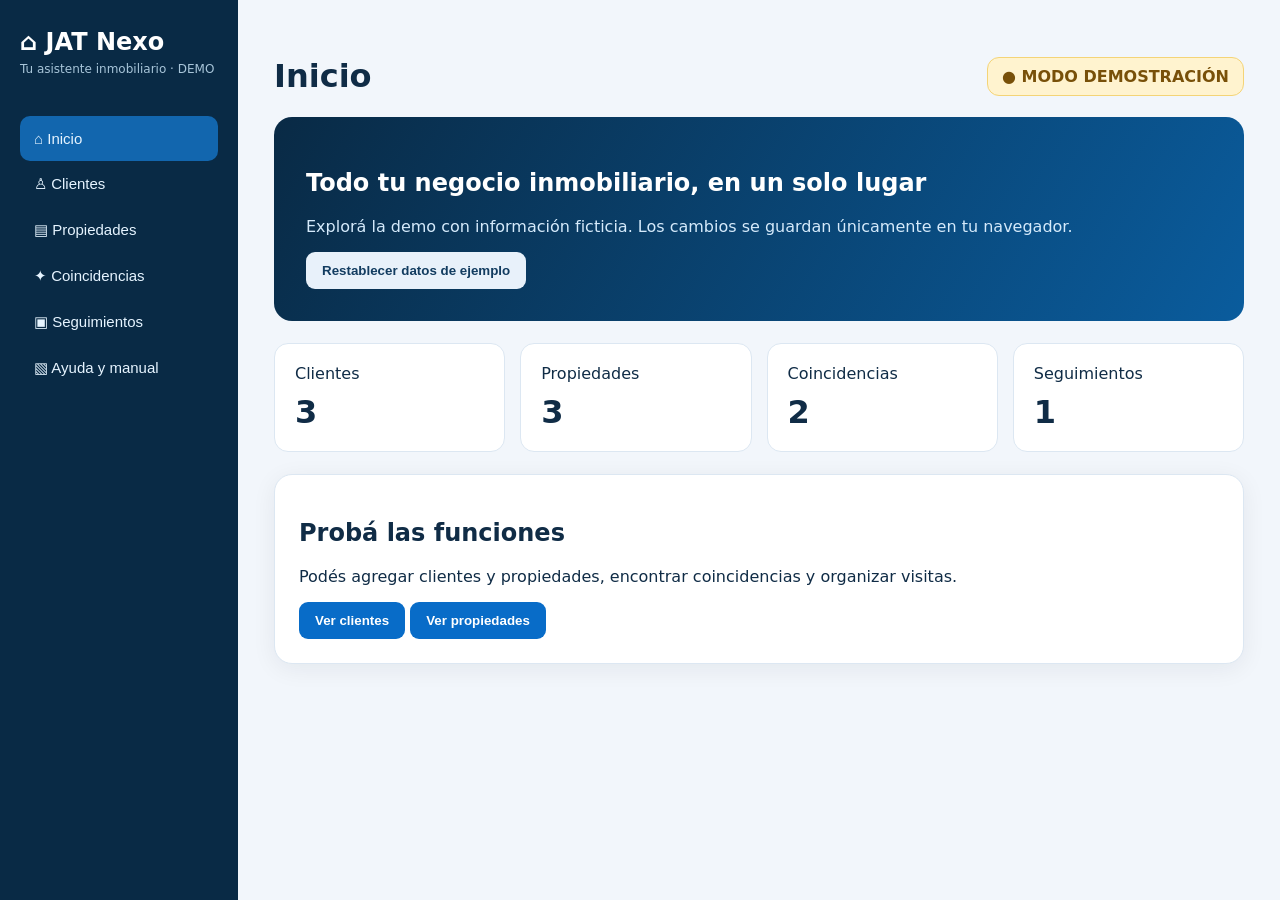
<file: demo/index.html>
<!doctype html><html lang="es"><head><meta charset="utf-8"><meta name="viewport" content="width=device-width,initial-scale=1"><title>JAT Nexo DEMO</title><meta name="theme-color" content="#092a45"><meta name="apple-mobile-web-app-capable" content="yes"><meta name="apple-mobile-web-app-status-bar-style" content="default"><meta name="apple-mobile-web-app-title" content="JAT Demo"><link rel="manifest" href="./manifest.webmanifest"><link rel="icon" href="./icon.svg" type="image/svg+xml"><link rel="apple-touch-icon" href="./icon.svg"><style>
:root{font-family:Inter,system-ui,Arial,sans-serif;color:#102c46;background:#f2f6fb}*{box-sizing:border-box}body{margin:0}aside{background:#092a45;color:white;padding:28px 20px;min-height:100vh;width:238px;position:fixed}aside h2{margin:0}aside p{color:#a8c5d9;font-size:12px;margin:6px 0 40px}nav button{width:100%;display:block;background:transparent;color:#e6f4ff;text-align:left;border:0;padding:14px;border-radius:10px;font-size:15px;cursor:pointer}nav button.active,nav button:hover{background:#1266ae}main{margin-left:238px;padding:36px;max-width:1500px}.top{display:flex;justify-content:space-between;align-items:center;gap:10px;flex-wrap:wrap}.tag{background:#fff3cf;border:1px solid #f4d477;border-radius:12px;padding:9px 14px;color:#785009;font-weight:700}.panel{background:white;border:1px solid #dce7f2;border-radius:18px;padding:24px;margin-top:22px;box-shadow:0 5px 25px #1231}.stats{display:grid;grid-template-columns:repeat(4,1fr);gap:15px}.stat{background:white;border:1px solid #dce7f2;border-radius:14px;padding:20px}.stat b{font-size:32px;display:block;margin-top:10px}.muted{color:#647a8f}.btn{background:#086cc8;color:white;border:0;border-radius:9px;padding:11px 16px;cursor:pointer;font-weight:700}.secondary{background:#e8f1fa;color:#123c60}.danger{background:#fff0f0;color:#a32121}input,select,textarea{padding:11px;border:1px solid #cbd9e6;border-radius:8px;font:inherit;width:100%;background:white}label{display:block;font-size:13px;font-weight:650;margin:10px 0 5px}.grid{display:grid;grid-template-columns:repeat(2,1fr);gap:15px}.item{border:1px solid #e0e9f2;border-radius:12px;padding:16px;margin:12px 0;background:#fff}.item strong{font-size:17px}.item p{margin:7px 0}.actions{display:flex;gap:8px;flex-wrap:wrap;margin-top:12px}.hero{background:linear-gradient(120deg,#092a45,#0a5c9d);color:white;border-radius:18px;padding:32px;margin-bottom:22px}.hero p{color:#d5eafb}.hidden{display:none}@media(max-width:700px){aside{position:static;min-height:auto;width:auto;padding:15px}aside p{margin:4px 0 12px}nav{display:flex;overflow:auto;gap:5px}nav button{white-space:nowrap;width:auto;padding:10px}main{margin:0;padding:16px}.stats,.grid{grid-template-columns:1fr}.panel{padding:16px}}
</style></head><body><aside><h2>⌂ JAT Nexo</h2><p>Tu asistente inmobiliario · DEMO</p><nav id="nav"></nav></aside><main><div class="top"><h1 id="title">Inicio</h1><span class="tag">● MODO DEMOSTRACIÓN</span></div><div id="view"></div></main><script>
const key='jat-nexo-demo-isolada-v1',seed={clientes:[{id:'c1',nombre:'María González',telefono:'11 5550 1234',email:'maria@example.com',operacion:'Compra',tipo:'Departamento',zona:'Palermo',presupuesto:180000,ambientes:3},{id:'c2',nombre:'Carlos Méndez',telefono:'11 5550 5678',email:'carlos@example.com',operacion:'Compra',tipo:'Casa',zona:'Caballito',presupuesto:270000,ambientes:4},{id:'c3',nombre:'Laura Fernández',telefono:'11 5550 9012',email:'laura@example.com',operacion:'Venta',tipo:'Departamento',zona:'Palermo',presupuesto:0,ambientes:3}],propiedades:[{id:'p1',direccion:'Av. Santa Fe 1042',zona:'Palermo',tipo:'Departamento',ambientes:3,precio:165000,operacion:'Venta',estado:'Disponible'},{id:'p2',direccion:'Av. Rivadavia 5200',zona:'Caballito',tipo:'Casa',ambientes:4,precio:245000,operacion:'Venta',estado:'Disponible'},{id:'p3',direccion:'Av. Cabildo 2100',zona:'Belgrano',tipo:'Departamento',ambientes:3,precio:172000,operacion:'Venta',estado:'Disponible'}],seguimientos:[{id:'s1',clienteId:'c1',propiedadId:'p1',fecha:'2026-10-15',estado:'Visita agendada',nota:'Coordinar visita a Palermo'}]};
let data;try{data=JSON.parse(localStorage.getItem(key))||structuredClone(seed)}catch{data=structuredClone(seed)};let page='Inicio';
const $=id=>document.getElementById(id),esc=s=>String(s??'').replace(/[&<>"']/g,c=>({'&':'&amp;','<':'&lt;','>':'&gt;','"':'&quot;',"'":'&#39;'}[c])),money=n=>'USD '+Number(n||0).toLocaleString('es-AR'),save=()=>localStorage.setItem(key,JSON.stringify(data)),find=(k,id)=>data[k].find(x=>x.id===id),btn=(label,action,cl='')=>'<button class="btn '+cl+'" data-action="'+esc(action)+'">'+esc(label)+'</button>',field=(name,label,val='',type='text')=>'<div><label>'+label+'</label><input name="'+name+'" type="'+type+'" value="'+esc(val)+'" '+(name==='nombre'||name==='direccion'?'required':'')+'></div>',select=(name,label,opts,val)=>'<div><label>'+label+'</label><select name="'+name+'">'+opts.map(o=>'<option '+(o===val?'selected':'')+'>'+esc(o)+'</option>').join('')+'</select></div>';
function card(k,x){let title=k==='clientes'?x.nombre:k==='propiedades'?x.direccion:(find('clientes',x.clienteId)?.nombre||'Cliente');let desc=k==='clientes'?x.operacion+' · '+x.tipo+' · '+x.zona+' · '+money(x.presupuesto):k==='propiedades'?x.tipo+' · '+x.zona+' · '+x.ambientes+' ambientes · '+money(x.precio):x.estado+' · '+x.fecha+' · '+x.nota;return '<div class="item"><strong>'+esc(title)+'</strong><p class="muted">'+esc(desc)+'</p><div class="actions">'+btn('Editar','edit:'+k+':'+x.id,'secondary')+btn('Eliminar','delete:'+k+':'+x.id,'danger')+'</div></div>'}
function form(k,id){let x=id?find(k,id):{};if(!x)return;let fields=k==='clientes'?field('nombre','Nombre',x.nombre)+field('telefono','Teléfono',x.telefono)+field('email','Email',x.email,'email')+select('operacion','Operación',['Compra','Alquiler','Venta'],x.operacion)+select('tipo','Tipo de propiedad',['Departamento','Casa','PH','Local','Oficina'],x.tipo)+field('zona','Barrio',x.zona)+field('presupuesto','Presupuesto máximo USD',x.presupuesto||0,'number')+field('ambientes','Ambientes mínimos',x.ambientes||1,'number'):k==='propiedades'?field('direccion','Dirección',x.direccion)+field('zona','Barrio',x.zona)+select('tipo','Tipo',['Departamento','Casa','PH','Local','Oficina'],x.tipo)+field('ambientes','Ambientes',x.ambientes||2,'number')+field('precio','Precio USD',x.precio||0,'number')+select('operacion','Operación',['Venta','Alquiler'],x.operacion)+select('estado','Estado',['Disponible','Reservada','Vendida','Alquilada'],x.estado):select('clienteId','Cliente',data.clientes.map(c=>c.id),x.clienteId)+select('propiedadId','Propiedad',data.propiedades.map(p=>p.id),x.propiedadId)+field('fecha','Fecha',x.fecha||new Date().toISOString().slice(0,10),'date')+select('estado','Estado',['Pendiente','Contactado','Visita agendada','En negociación','Cerrado'],x.estado)+field('nota','Próxima acción',x.nota);$('view').innerHTML='<section class="panel"><h2>'+(id?'Editar':'Nuevo')+' '+k.slice(0,-1)+'</h2><form id="editor" data-kind="'+k+'" data-id="'+esc(id||'')+'"><div class="grid">'+fields+'</div><div class="actions"><button class="btn">Guardar</button>'+btn('Cancelar','page:'+k,'secondary')+'</div></form></section>'}
function matches(){let out=[];for(let c of data.clientes.filter(x=>x.operacion==='Compra'))for(let p of data.propiedades){if(p.operacion!=='Venta'||p.estado!=='Disponible')continue;const same=c.tipo===p.tipo&&c.zona.toLowerCase()===p.zona.toLowerCase()&&p.precio<=Number(c.presupuesto)&&p.ambientes>=Number(c.ambientes);if(same)out.push('<div class="item"><strong>'+esc(c.nombre)+' ↔ '+esc(p.direccion)+'</strong><p>'+esc(p.zona)+' · '+money(p.precio)+' · '+p.ambientes+' ambientes</p>'+btn('Crear seguimiento','follow:'+c.id+':'+p.id)+'</div>')}return out.join('')||'<p>No hay coincidencias con los filtros actuales. Probá cambiando los datos de los clientes o las propiedades.</p>'}
function render(){let pages=['Inicio','clientes','propiedades','Coincidencias','seguimientos','Ayuda'];$('nav').innerHTML=pages.map(p=>'<button data-action="page:'+p+'" class="'+(p===page?'active':'')+'">'+({Inicio:'⌂ Inicio',clientes:'♙ Clientes',propiedades:'▤ Propiedades',Coincidencias:'✦ Coincidencias',seguimientos:'▣ Seguimientos',Ayuda:'▧ Ayuda y manual'}[p])+'</button>').join('');$('title').textContent=page[0].toUpperCase()+page.slice(1);let v='';if(page==='Inicio'){v='<div class="hero"><h2>Todo tu negocio inmobiliario, en un solo lugar</h2><p>Explorá la demo con información ficticia. Los cambios se guardan únicamente en tu navegador.</p>'+btn('Restablecer datos de ejemplo','reset','secondary')+'</div><div class="stats">'+[['Clientes',data.clientes.length],['Propiedades',data.propiedades.length],['Coincidencias', (matches().match(/class="item"/g)||[]).length],['Seguimientos',data.seguimientos.length]].map(x=>'<div class="stat">'+x[0]+'<b>'+x[1]+'</b></div>').join('')+'</div><section class="panel"><h2>Probá las funciones</h2><p>Podés agregar clientes y propiedades, encontrar coincidencias y organizar visitas.</p>'+btn('Ver clientes','page:clientes')+' '+btn('Ver propiedades','page:propiedades')+'</section>'}else if(['clientes','propiedades','seguimientos'].includes(page)){v='<section class="panel"><div class="top"><h2>'+page[0].toUpperCase()+page.slice(1)+'</h2>'+btn('+ Nuevo','new:'+page)+'</div>'+data[page].map(x=>card(page,x)).join('')+'</section>'}else if(page==='Coincidencias'){v='<section class="panel"><h2>Coincidencias inteligentes</h2><p class="muted">Compradores compatibles por barrio, tipo, presupuesto y ambientes.</p>'+matches()+'</section>'}else{v='<section class="panel"><h2>Bienvenido a JAT Nexo</h2><p>Esta es una demostración independiente para conocer las funciones de la plataforma.</p><h3>01 · Clientes</h3><p>Registrá compradores y vendedores, sus datos de contacto y sus necesidades.</p><h3>02 · Propiedades</h3><p>Cargá inmuebles, precios, ubicación y disponibilidad.</p><h3>03 · Coincidencias</h3><p>Encontrá propiedades compatibles con compradores según sus requisitos.</p><h3>04 · Seguimientos</h3><p>Organizá visitas, próximas acciones y estados de cada oportunidad.</p><h3>Privacidad de la demo</h3><p>Esta demo no se conecta a la base de datos real de JAT Nexo. Los cambios quedan en este navegador. No ingreses datos personales reales.</p>'+btn('Restablecer demo','reset')+'</section>'}$('view').innerHTML=v}
document.addEventListener('click',e=>{let b=e.target.closest('[data-action]');if(!b)return;let [a,k,id]=b.dataset.action.split(':');if(a==='page'){page=k;render()}if(a==='new')form(k);if(a==='edit')form(k,id);if(a==='delete'){if(confirm('¿Eliminar este registro de la demo?')){data[k]=data[k].filter(x=>x.id!==id);save();render()}}if(a==='reset'){if(confirm('¿Restablecer todos los datos ficticios?')){data=structuredClone(seed);save();page='Inicio';render()}}if(a==='follow'){data.seguimientos.push({id:crypto.randomUUID(),clienteId:k,propiedadId:id,fecha:new Date().toISOString().slice(0,10),estado:'Pendiente',nota:'Contactar al cliente'});save();page='seguimientos';render()}});
document.addEventListener('submit',e=>{if(e.target.id!=='editor')return;e.preventDefault();let f=e.target,k=f.dataset.kind,id=f.dataset.id;let x=Object.fromEntries(new FormData(f));for(let n of ['presupuesto','precio','ambientes'])if(n in x)x[n]=Number(x[n]);if(id){Object.assign(find(k,id),x)}else data[k].push({id:crypto.randomUUID(),...x});save();page=k;render()});render();
</script><script>if('serviceWorker' in navigator){window.addEventListener('load',()=>navigator.serviceWorker.register('./sw.js').catch(()=>{}))}</script></body></html>
</file>
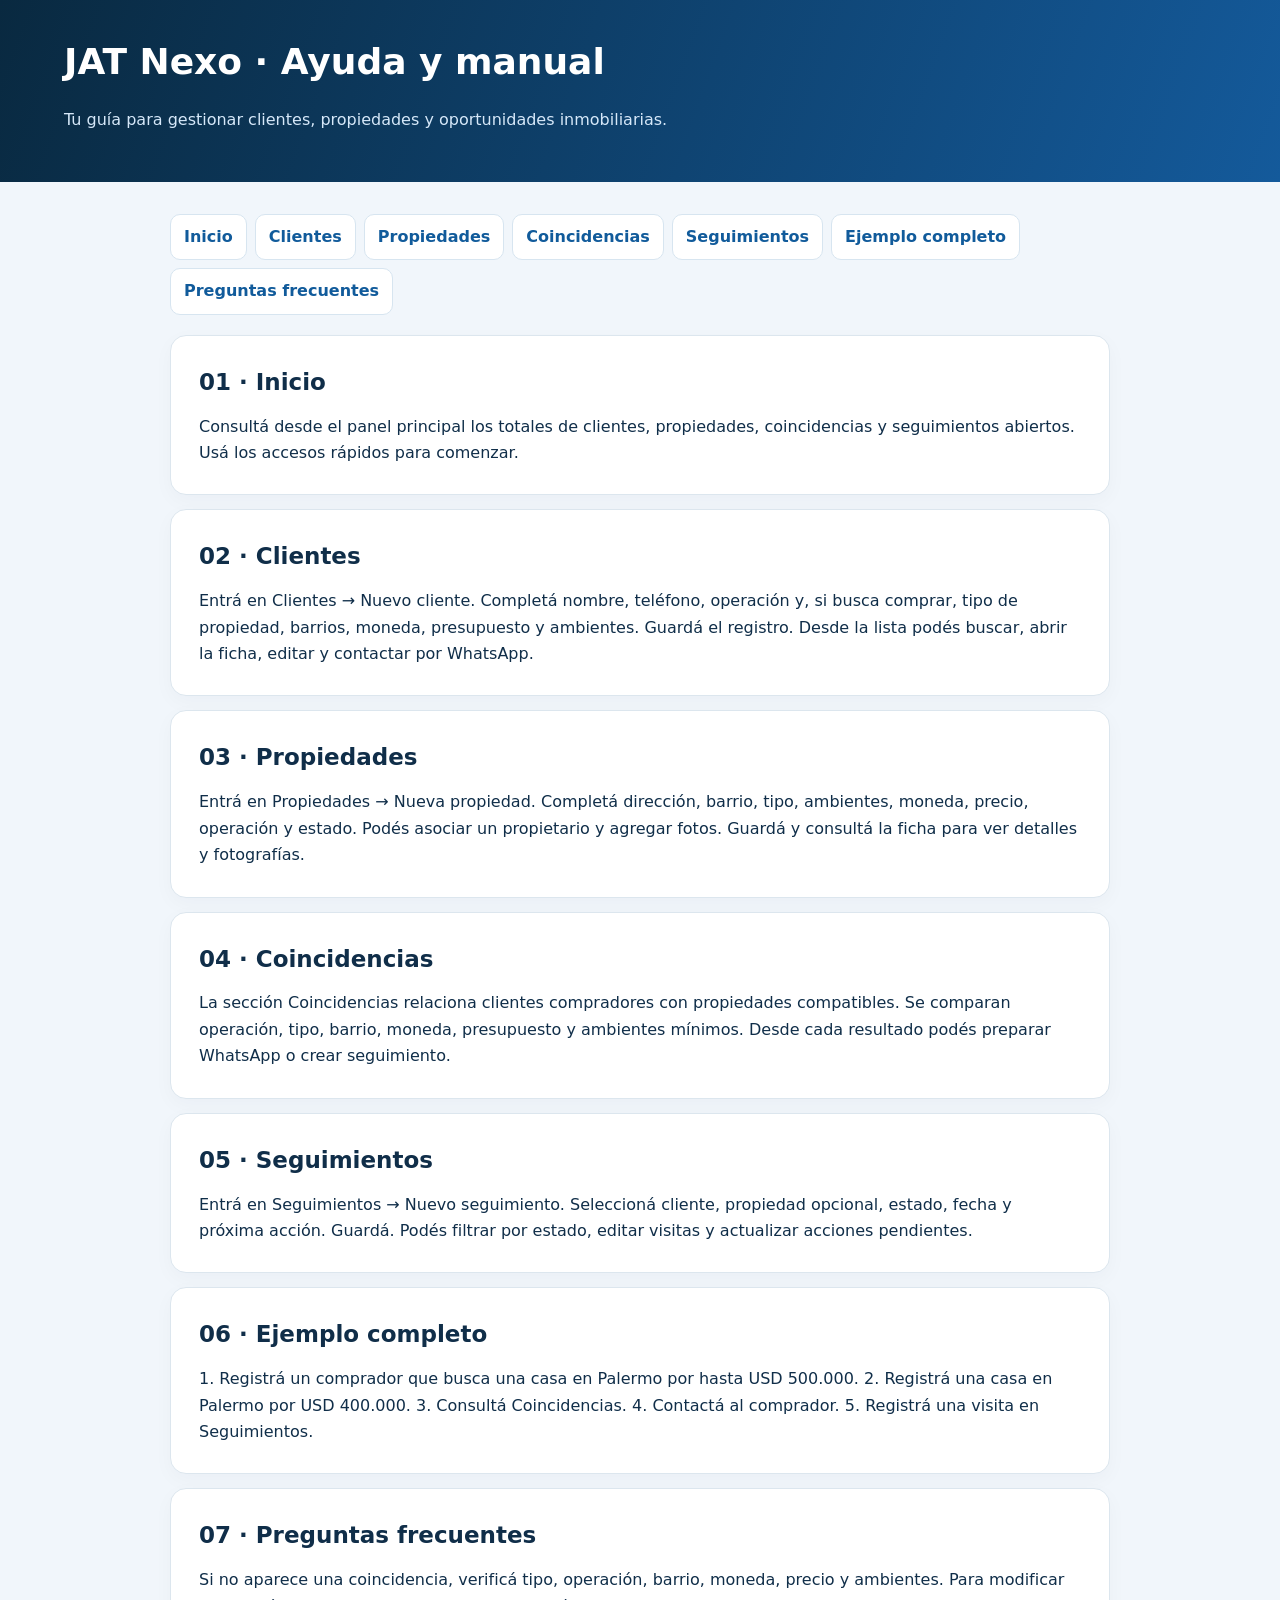
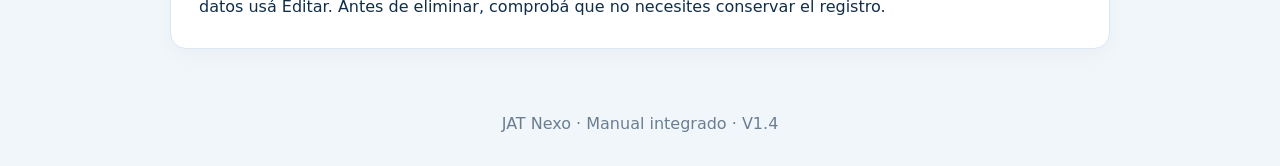
<file: ayuda.html>
<!doctype html><html lang="es"><head><meta charset="utf-8"><meta name="viewport" content="width=device-width,initial-scale=1"><title>Manual JAT Nexo</title><style>*{box-sizing:border-box}html{scroll-behavior:smooth}body{font:16px/1.65 system-ui,-apple-system,Segoe UI,sans-serif;background:#f1f6fb;color:#102e49;margin:0}header{padding:32px 5%;background:linear-gradient(110deg,#092940,#145a9b);color:white}h1{font-size:36px;margin:0}header p{color:#d6e8f9}main{max-width:980px;margin:auto;padding:20px}nav{display:flex;flex-wrap:wrap;gap:8px;margin:12px 0 20px}nav a{padding:9px 13px;background:white;border:1px solid #d7e5f0;border-radius:10px;text-decoration:none;color:#115b9b;font-weight:600}section{background:white;padding:28px;margin:14px 0;border:1px solid #dce6ee;border-radius:16px;box-shadow:0 6px 20px #0d2d4508}section h2{margin:0 0 12px;font-size:23px}section p{margin:0}footer{text-align:center;padding:28px;color:#6b7e91}@media(max-width:600px){header{padding:24px}section{padding:20px}h1{font-size:29px}}</style></head><body><header><h1>JAT Nexo · Ayuda y manual</h1><p>Tu guía para gestionar clientes, propiedades y oportunidades inmobiliarias.</p></header><main><nav><a href="#s0">Inicio</a><a href="#s1">Clientes</a><a href="#s2">Propiedades</a><a href="#s3">Coincidencias</a><a href="#s4">Seguimientos</a><a href="#s5">Ejemplo completo</a><a href="#s6">Preguntas frecuentes</a></nav><section id="s0"><h2>01 · Inicio</h2><p>Consultá desde el panel principal los totales de clientes, propiedades, coincidencias y seguimientos abiertos. Usá los accesos rápidos para comenzar.</p></section><section id="s1"><h2>02 · Clientes</h2><p>Entrá en Clientes → Nuevo cliente. Completá nombre, teléfono, operación y, si busca comprar, tipo de propiedad, barrios, moneda, presupuesto y ambientes. Guardá el registro. Desde la lista podés buscar, abrir la ficha, editar y contactar por WhatsApp.</p></section><section id="s2"><h2>03 · Propiedades</h2><p>Entrá en Propiedades → Nueva propiedad. Completá dirección, barrio, tipo, ambientes, moneda, precio, operación y estado. Podés asociar un propietario y agregar fotos. Guardá y consultá la ficha para ver detalles y fotografías.</p></section><section id="s3"><h2>04 · Coincidencias</h2><p>La sección Coincidencias relaciona clientes compradores con propiedades compatibles. Se comparan operación, tipo, barrio, moneda, presupuesto y ambientes mínimos. Desde cada resultado podés preparar WhatsApp o crear seguimiento.</p></section><section id="s4"><h2>05 · Seguimientos</h2><p>Entrá en Seguimientos → Nuevo seguimiento. Seleccioná cliente, propiedad opcional, estado, fecha y próxima acción. Guardá. Podés filtrar por estado, editar visitas y actualizar acciones pendientes.</p></section><section id="s5"><h2>06 · Ejemplo completo</h2><p>1. Registrá un comprador que busca una casa en Palermo por hasta USD 500.000. 2. Registrá una casa en Palermo por USD 400.000. 3. Consultá Coincidencias. 4. Contactá al comprador. 5. Registrá una visita en Seguimientos.</p></section><section id="s6"><h2>07 · Preguntas frecuentes</h2><p>Si no aparece una coincidencia, verificá tipo, operación, barrio, moneda, precio y ambientes. Para modificar datos usá Editar. Antes de eliminar, comprobá que no necesites conservar el registro.</p></section></main><footer>JAT Nexo · Manual integrado · V1.4</footer></body></html>
</file>
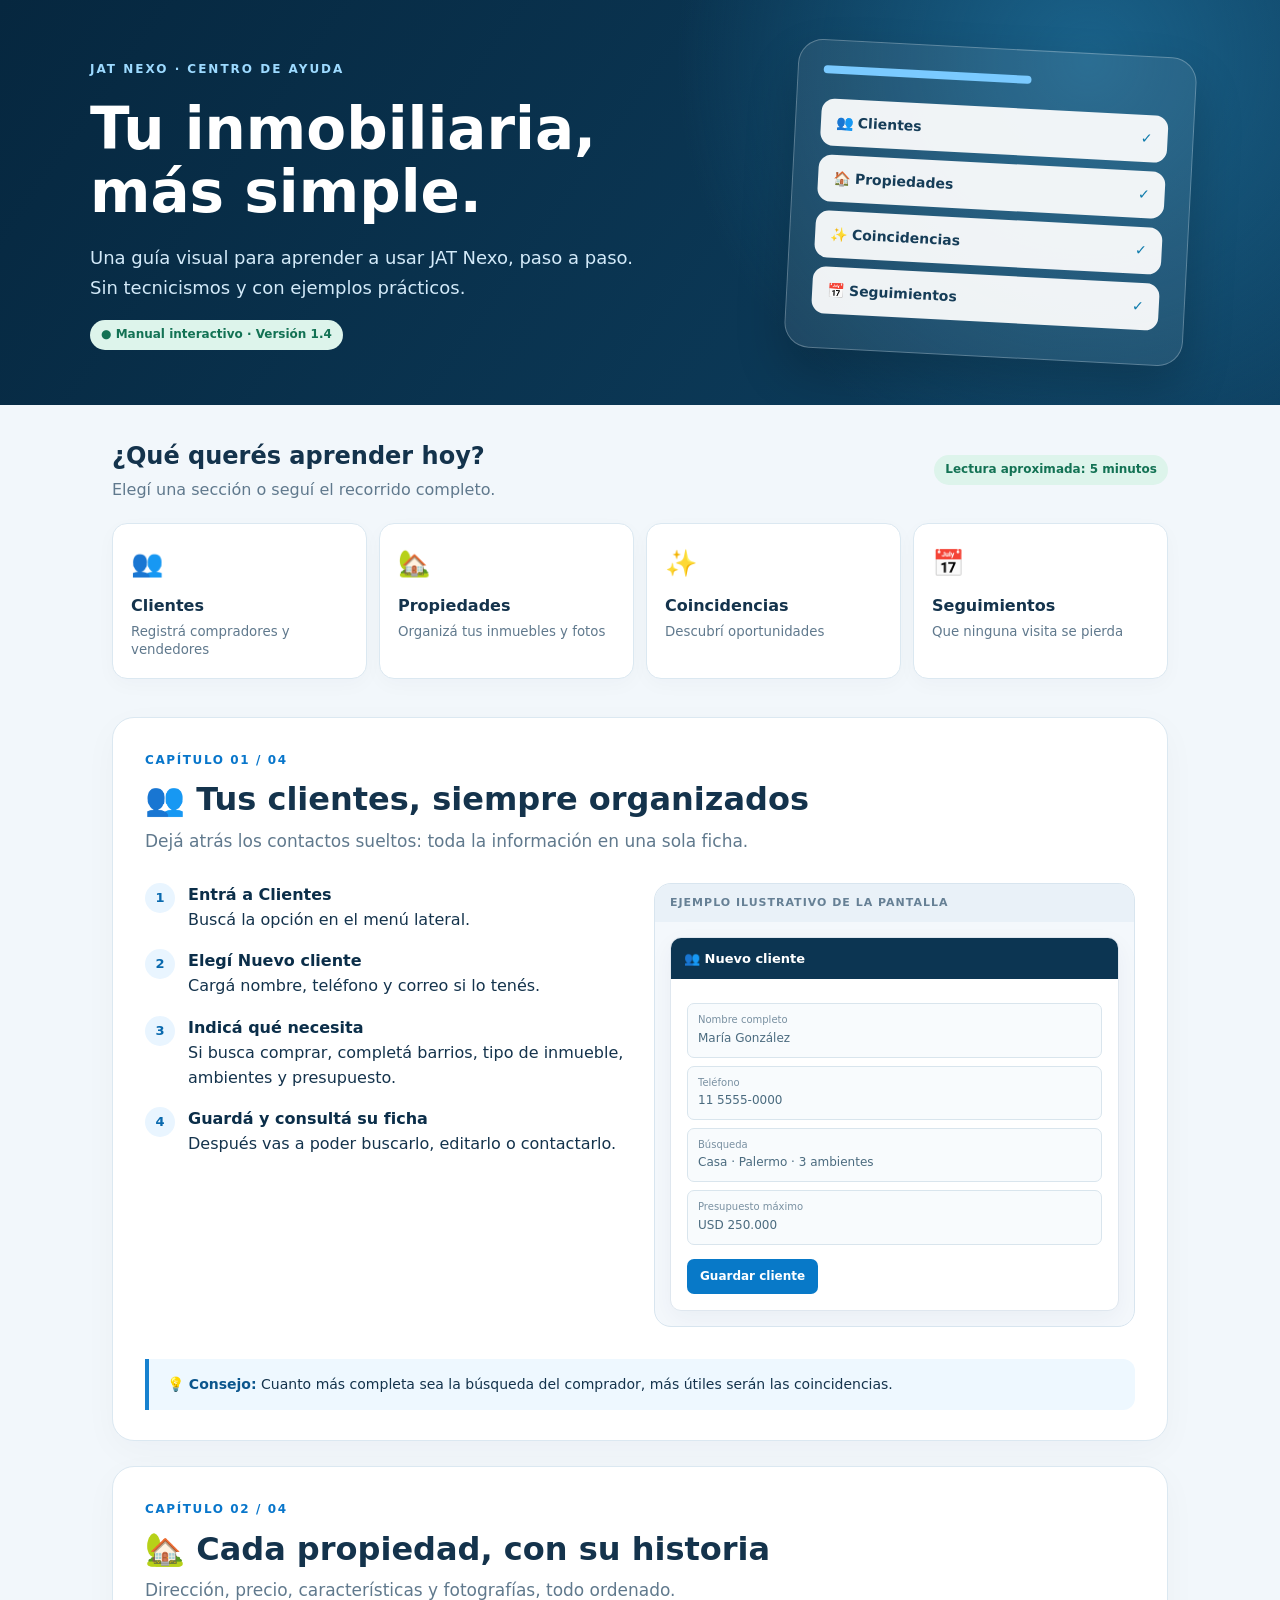
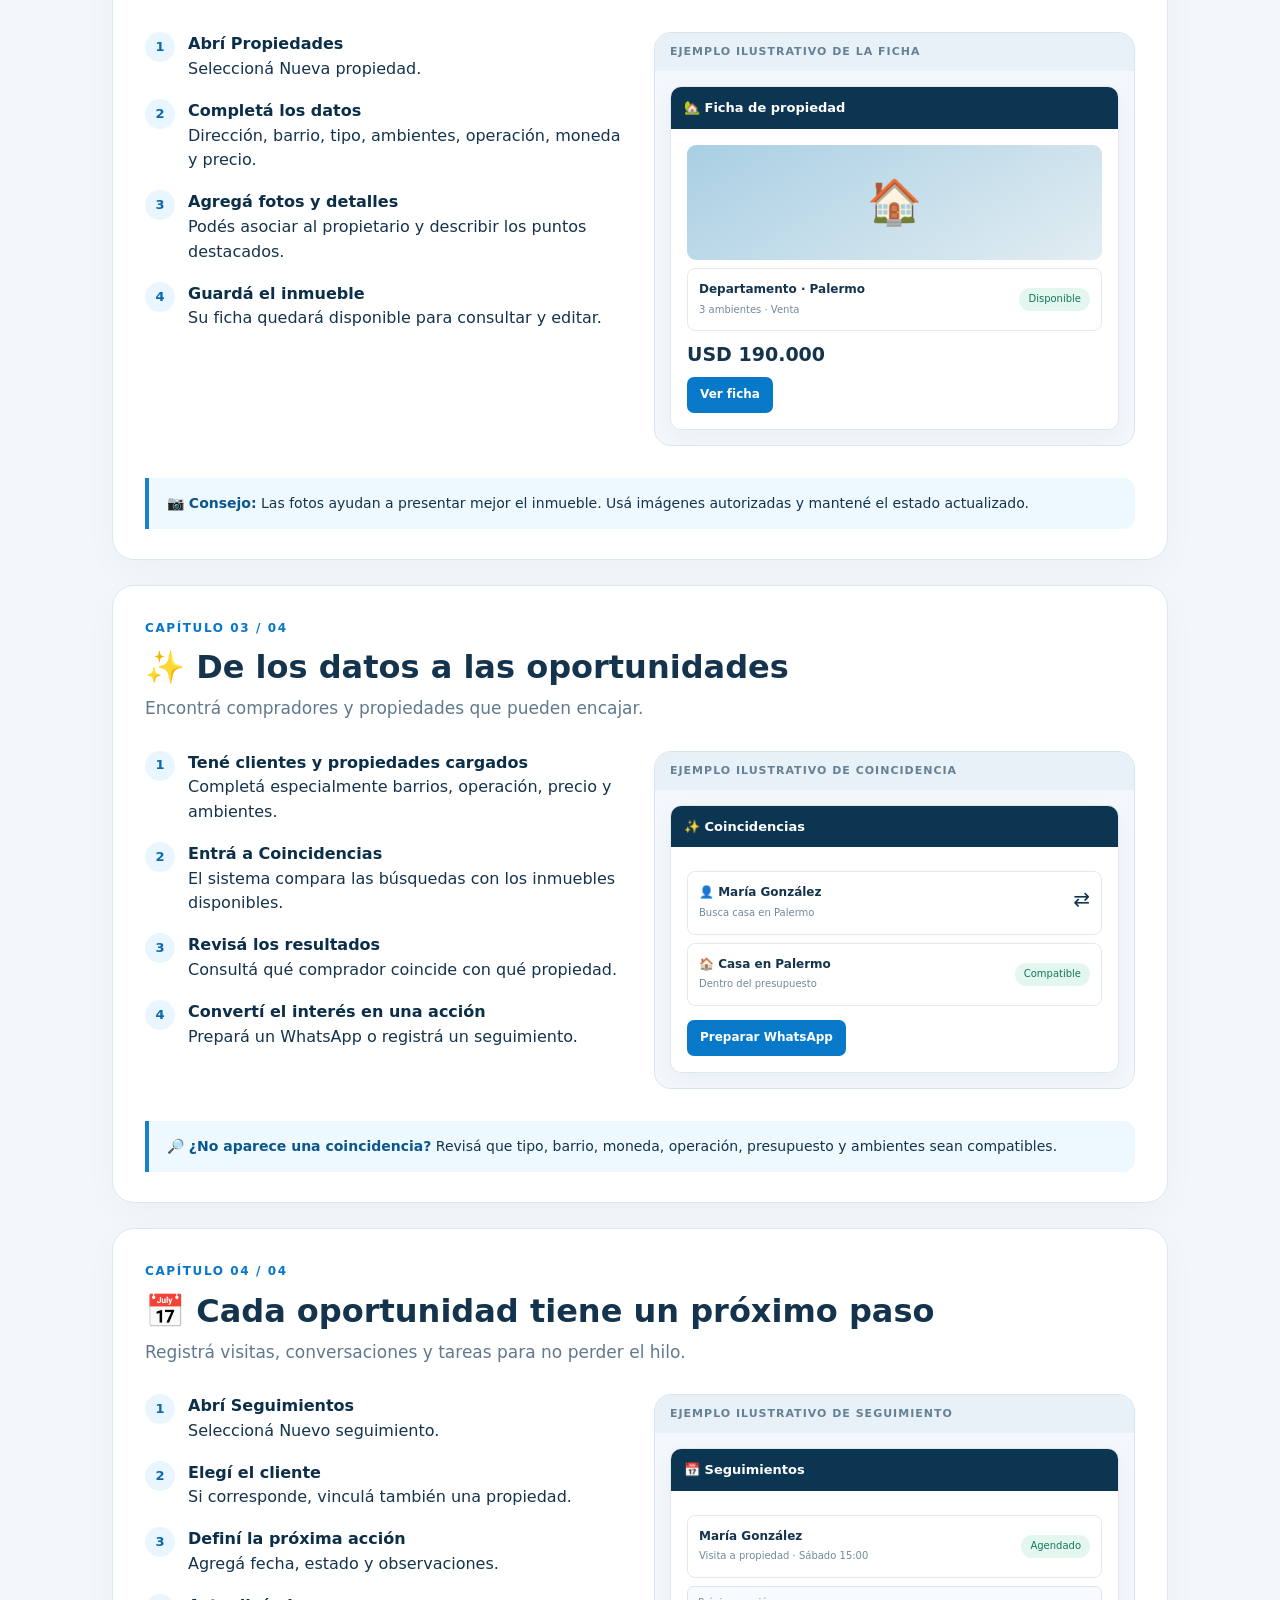
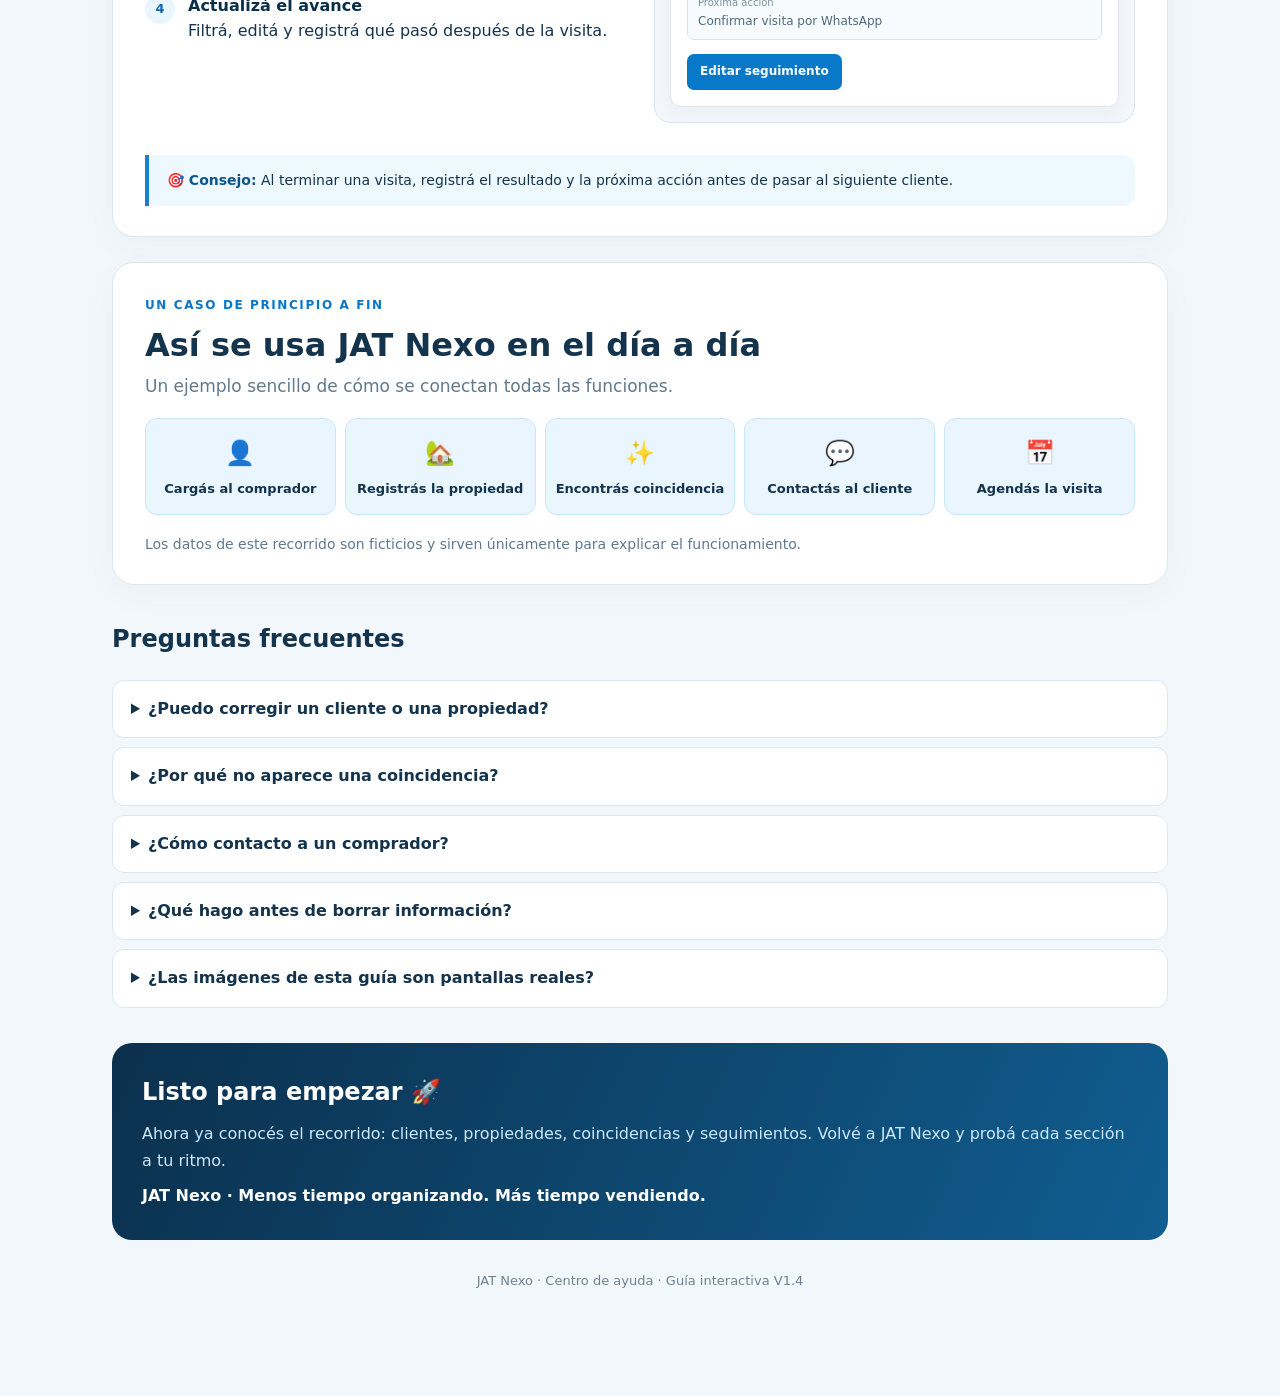
<file: preview-v14/ayuda.html>
<!doctype html>
<html lang="es"><head><meta charset="utf-8"><meta name="viewport" content="width=device-width,initial-scale=1"><title>Guía interactiva · JAT Nexo</title>
<style>
:root{--navy:#082940;--navy2:#0d3b5a;--blue:#0876cb;--sky:#eaf6ff;--ink:#14334c;--muted:#60798d;--line:#dbe8f1;--bg:#f2f7fb;--green:#13846d}*{box-sizing:border-box}html{scroll-behavior:smooth}body{margin:0;background:var(--bg);font:16px/1.65 system-ui,-apple-system,"Segoe UI",sans-serif;color:var(--ink)}button,a{font:inherit}a{color:var(--blue)}.hero{background:radial-gradient(circle at 85% 15%,#1a628a 0%,transparent 36%),linear-gradient(125deg,#06273f,#0e4162);color:white;padding:48px max(24px,calc((100vw - 1100px)/2));overflow:hidden}.eyebrow{font-size:12px;letter-spacing:2px;text-transform:uppercase;color:#9ddaff;font-weight:800}.hero-grid{display:grid;grid-template-columns:1.25fr .75fr;gap:36px;align-items:center}.hero h1{font-size:clamp(35px,5vw,58px);line-height:1.1;margin:16px 0}.hero p{font-size:18px;color:#d3eaf9;max-width:570px}.hero-graphic{border:1px solid #ffffff42;background:#ffffff14;border-radius:25px;padding:25px;box-shadow:0 24px 50px #0003;transform:rotate(3deg)}.mini-top{height:8px;background:#7acaff;border-radius:8px;width:60%;margin-bottom:25px}.mini-card{border-radius:13px;background:#ffffffed;color:#163d58;margin:9px 0;padding:12px 15px;font-size:14px;font-weight:700}.mini-card span{float:right;color:#0c7aab}.wrap{max-width:1100px;margin:auto;padding:32px 22px 75px}.welcome{display:flex;align-items:center;justify-content:space-between;gap:18px;flex-wrap:wrap;margin-bottom:20px}.welcome p{margin:0;color:var(--muted)}.tag{display:inline-block;background:#ddf4eb;color:#137254;font-size:12px;font-weight:800;padding:5px 11px;border-radius:50px}.quick{display:grid;grid-template-columns:repeat(4,1fr);gap:12px;margin:20px 0 38px}.quick a{background:white;border:1px solid var(--line);border-radius:15px;padding:18px;text-decoration:none;color:var(--ink);box-shadow:0 6px 20px #0a2c4807;transition:transform .15s}.quick a:hover{transform:translateY(-3px);border-color:#80bfe9}.quick strong{display:block;margin:8px 0 3px}.quick small{color:var(--muted);display:block;line-height:1.4}.emoji{font-size:26px}.chapter{background:white;border:1px solid var(--line);border-radius:22px;margin:25px 0;overflow:hidden;box-shadow:0 10px 35px #0c2d4508}.chapter-head{padding:28px 32px 10px}.chapter-num{font-size:12px;color:var(--blue);letter-spacing:1.6px;font-weight:800}.chapter h2{font-size:clamp(24px,3vw,32px);line-height:1.2;margin:8px 0}.lead{color:var(--muted);font-size:17px;margin:0}.chapter-body{padding:18px 32px 32px;display:grid;grid-template-columns:1fr 1fr;gap:28px;align-items:start}.steps{list-style:none;padding:0;margin:0}.steps li{display:flex;gap:13px;margin:0 0 17px;line-height:1.55}.n{flex:none;background:#e9f5ff;color:#0969ae;border-radius:50%;width:30px;height:30px;display:grid;place-items:center;font-size:13px;font-weight:800}.steps b{display:block;color:#0b2e49}.preview{border-radius:17px;background:#f4f8fc;border:1px solid #d8e5ef;overflow:hidden}.preview-label{padding:10px 15px;background:#e9f1f8;font-size:11px;letter-spacing:1px;font-weight:800;color:#668095;text-transform:uppercase}.screen{margin:15px;background:white;border:1px solid #dfe7ef;border-radius:11px;box-shadow:0 8px 24px #12334b0c;overflow:hidden}.screen-bar{background:#0c3552;color:white;padding:10px 13px;font-weight:800;font-size:13px}.screen-inner{padding:16px}.field{border:1px solid #d9e5ed;background:#f8fbfd;border-radius:7px;padding:8px 10px;color:#4b6b7f;font-size:12px;margin:8px 0}.field small{display:block;color:#7990a1;font-size:10px}.fake-btn{display:inline-block;background:#0879c8;color:white;border-radius:7px;padding:8px 13px;font-size:12px;font-weight:700;margin-top:6px}.fake-row{display:flex;justify-content:space-between;gap:10px;border:1px solid #e2eaf0;border-radius:8px;padding:11px;margin:8px 0;font-size:12px}.fake-row strong{display:block}.fake-row small{color:#72899a}.fake-chip{background:#e4f7ef;color:#13785b;border-radius:30px;padding:3px 9px;font-size:10px;white-space:nowrap;align-self:center}.callout{background:#eef8ff;border-left:4px solid #1681cf;padding:14px 18px;border-radius:0 12px 12px 0;margin:0 32px 30px;font-size:14px}.callout strong{color:#0b568d}.flow{display:grid;grid-template-columns:repeat(5,1fr);gap:9px;margin:18px 0}.flow div{background:#e9f5ff;border:1px solid #c8e7fa;border-radius:12px;padding:15px 9px;text-align:center;font-weight:750;font-size:13px}.flow em{display:block;font-size:24px;font-style:normal;margin-bottom:4px}.faq details{background:white;border:1px solid var(--line);border-radius:12px;margin:9px 0;padding:15px 18px}.faq summary{cursor:pointer;font-weight:750}.faq details p{color:var(--muted);margin-bottom:0}.ending{background:linear-gradient(115deg,#0b304d,#105d90);color:white;padding:30px;border-radius:20px;margin-top:35px}.ending h2{margin:0}.ending p{color:#cde8fa;margin:9px 0}.foot{text-align:center;color:#6a8294;font-size:13px;padding:30px 0}.back{display:inline-block;text-decoration:none;color:#0b6bb2;font-weight:700;font-size:13px;margin:12px 0}@media(max-width:800px){.hero-grid,.chapter-body{grid-template-columns:1fr}.hero-graphic{display:none}.quick{grid-template-columns:repeat(2,1fr)}.flow{grid-template-columns:1fr 1fr}.chapter-head{padding:23px 20px 7px}.chapter-body{padding:15px 20px 25px}.callout{margin:0 20px 23px}}@media(max-width:440px){.quick{grid-template-columns:1fr 1fr}.quick a{padding:12px}.hero{padding:34px 20px}.wrap{padding:20px 13px 50px}.flow{grid-template-columns:1fr 1fr}}
</style></head><body>
<header class="hero"><div class="hero-grid"><div><span class="eyebrow">JAT NEXO · CENTRO DE AYUDA</span><h1>Tu inmobiliaria,<br>más simple.</h1><p>Una guía visual para aprender a usar JAT Nexo, paso a paso. Sin tecnicismos y con ejemplos prácticos.</p><span class="tag">● Manual interactivo · Versión 1.4</span></div><div class="hero-graphic"><div class="mini-top"></div><div class="mini-card">👥 Clientes <span>✓</span></div><div class="mini-card">🏠 Propiedades <span>✓</span></div><div class="mini-card">✨ Coincidencias <span>✓</span></div><div class="mini-card">📅 Seguimientos <span>✓</span></div></div></div></header>
<main class="wrap"><div class="welcome"><div><h2 style="margin:0">¿Qué querés aprender hoy?</h2><p>Elegí una sección o seguí el recorrido completo.</p></div><span class="tag">Lectura aproximada: 5 minutos</span></div>
<nav class="quick"><a href="#clientes"><span class="emoji">👥</span><strong>Clientes</strong><small>Registrá compradores y vendedores</small></a><a href="#propiedades"><span class="emoji">🏡</span><strong>Propiedades</strong><small>Organizá tus inmuebles y fotos</small></a><a href="#coincidencias"><span class="emoji">✨</span><strong>Coincidencias</strong><small>Descubrí oportunidades</small></a><a href="#seguimientos"><span class="emoji">📅</span><strong>Seguimientos</strong><small>Que ninguna visita se pierda</small></a></nav>
<article class="chapter" id="clientes"><div class="chapter-head"><span class="chapter-num">CAPÍTULO 01 / 04</span><h2>👥 Tus clientes, siempre organizados</h2><p class="lead">Dejá atrás los contactos sueltos: toda la información en una sola ficha.</p></div><div class="chapter-body"><ol class="steps"><li><span class="n">1</span><div><b>Entrá a Clientes</b>Buscá la opción en el menú lateral.</div></li><li><span class="n">2</span><div><b>Elegí Nuevo cliente</b>Cargá nombre, teléfono y correo si lo tenés.</div></li><li><span class="n">3</span><div><b>Indicá qué necesita</b>Si busca comprar, completá barrios, tipo de inmueble, ambientes y presupuesto.</div></li><li><span class="n">4</span><div><b>Guardá y consultá su ficha</b>Después vas a poder buscarlo, editarlo o contactarlo.</div></li></ol><div class="preview"><div class="preview-label">Ejemplo ilustrativo de la pantalla</div><div class="screen"><div class="screen-bar">👥 Nuevo cliente</div><div class="screen-inner"><div class="field"><small>Nombre completo</small>María González</div><div class="field"><small>Teléfono</small>11 5555-0000</div><div class="field"><small>Búsqueda</small>Casa · Palermo · 3 ambientes</div><div class="field"><small>Presupuesto máximo</small>USD 250.000</div><span class="fake-btn">Guardar cliente</span></div></div></div></div><div class="callout"><strong>💡 Consejo:</strong> Cuanto más completa sea la búsqueda del comprador, más útiles serán las coincidencias.</div></article>
<article class="chapter" id="propiedades"><div class="chapter-head"><span class="chapter-num">CAPÍTULO 02 / 04</span><h2>🏡 Cada propiedad, con su historia</h2><p class="lead">Dirección, precio, características y fotografías, todo ordenado.</p></div><div class="chapter-body"><ol class="steps"><li><span class="n">1</span><div><b>Abrí Propiedades</b>Seleccioná Nueva propiedad.</div></li><li><span class="n">2</span><div><b>Completá los datos</b>Dirección, barrio, tipo, ambientes, operación, moneda y precio.</div></li><li><span class="n">3</span><div><b>Agregá fotos y detalles</b>Podés asociar al propietario y describir los puntos destacados.</div></li><li><span class="n">4</span><div><b>Guardá el inmueble</b>Su ficha quedará disponible para consultar y editar.</div></li></ol><div class="preview"><div class="preview-label">Ejemplo ilustrativo de la ficha</div><div class="screen"><div class="screen-bar">🏡 Ficha de propiedad</div><div class="screen-inner"><div style="height:115px;border-radius:9px;background:linear-gradient(150deg,#a9cfe3,#e2edf2);display:grid;place-items:center;font-size:44px">🏠</div><div class="fake-row"><div><strong>Departamento · Palermo</strong><small>3 ambientes · Venta</small></div><span class="fake-chip">Disponible</span></div><div style="font-weight:800;font-size:19px">USD 190.000</div><span class="fake-btn">Ver ficha</span></div></div></div></div><div class="callout"><strong>📷 Consejo:</strong> Las fotos ayudan a presentar mejor el inmueble. Usá imágenes autorizadas y mantené el estado actualizado.</div></article>
<article class="chapter" id="coincidencias"><div class="chapter-head"><span class="chapter-num">CAPÍTULO 03 / 04</span><h2>✨ De los datos a las oportunidades</h2><p class="lead">Encontrá compradores y propiedades que pueden encajar.</p></div><div class="chapter-body"><ol class="steps"><li><span class="n">1</span><div><b>Tené clientes y propiedades cargados</b>Completá especialmente barrios, operación, precio y ambientes.</div></li><li><span class="n">2</span><div><b>Entrá a Coincidencias</b>El sistema compara las búsquedas con los inmuebles disponibles.</div></li><li><span class="n">3</span><div><b>Revisá los resultados</b>Consultá qué comprador coincide con qué propiedad.</div></li><li><span class="n">4</span><div><b>Convertí el interés en una acción</b>Prepará un WhatsApp o registrá un seguimiento.</div></li></ol><div class="preview"><div class="preview-label">Ejemplo ilustrativo de coincidencia</div><div class="screen"><div class="screen-bar">✨ Coincidencias</div><div class="screen-inner"><div class="fake-row"><div><strong>👤 María González</strong><small>Busca casa en Palermo</small></div><span style="font-size:20px">⇄</span></div><div class="fake-row"><div><strong>🏠 Casa en Palermo</strong><small>Dentro del presupuesto</small></div><span class="fake-chip">Compatible</span></div><span class="fake-btn">Preparar WhatsApp</span></div></div></div></div><div class="callout"><strong>🔎 ¿No aparece una coincidencia?</strong> Revisá que tipo, barrio, moneda, operación, presupuesto y ambientes sean compatibles.</div></article>
<article class="chapter" id="seguimientos"><div class="chapter-head"><span class="chapter-num">CAPÍTULO 04 / 04</span><h2>📅 Cada oportunidad tiene un próximo paso</h2><p class="lead">Registrá visitas, conversaciones y tareas para no perder el hilo.</p></div><div class="chapter-body"><ol class="steps"><li><span class="n">1</span><div><b>Abrí Seguimientos</b>Seleccioná Nuevo seguimiento.</div></li><li><span class="n">2</span><div><b>Elegí el cliente</b>Si corresponde, vinculá también una propiedad.</div></li><li><span class="n">3</span><div><b>Definí la próxima acción</b>Agregá fecha, estado y observaciones.</div></li><li><span class="n">4</span><div><b>Actualizá el avance</b>Filtrá, editá y registrá qué pasó después de la visita.</div></li></ol><div class="preview"><div class="preview-label">Ejemplo ilustrativo de seguimiento</div><div class="screen"><div class="screen-bar">📅 Seguimientos</div><div class="screen-inner"><div class="fake-row"><div><strong>María González</strong><small>Visita a propiedad · Sábado 15:00</small></div><span class="fake-chip">Agendado</span></div><div class="field"><small>Próxima acción</small>Confirmar visita por WhatsApp</div><span class="fake-btn">Editar seguimiento</span></div></div></div></div><div class="callout"><strong>🎯 Consejo:</strong> Al terminar una visita, registrá el resultado y la próxima acción antes de pasar al siguiente cliente.</div></article>
<section class="chapter" style="padding:28px 32px" id="recorrido"><span class="chapter-num">UN CASO DE PRINCIPIO A FIN</span><h2>Así se usa JAT Nexo en el día a día</h2><p class="lead">Un ejemplo sencillo de cómo se conectan todas las funciones.</p><div class="flow"><div><em>👤</em>Cargás al comprador</div><div><em>🏡</em>Registrás la propiedad</div><div><em>✨</em>Encontrás coincidencia</div><div><em>💬</em>Contactás al cliente</div><div><em>📅</em>Agendás la visita</div></div><p style="color:var(--muted);font-size:14px;margin:0">Los datos de este recorrido son ficticios y sirven únicamente para explicar el funcionamiento.</p></section>
<section class="faq" id="preguntas"><h2 style="margin-top:35px">Preguntas frecuentes</h2><details><summary>¿Puedo corregir un cliente o una propiedad?</summary><p>Sí. Buscá el registro y utilizá la opción de edición de su ficha.</p></details><details><summary>¿Por qué no aparece una coincidencia?</summary><p>Verificá que los datos del comprador y la propiedad sean compatibles, especialmente operación, tipo, barrio, moneda, presupuesto y ambientes.</p></details><details><summary>¿Cómo contacto a un comprador?</summary><p>Utilizá las opciones de WhatsApp disponibles en las fichas o coincidencias.</p></details><details><summary>¿Qué hago antes de borrar información?</summary><p>Revisá si necesitás conservarla. Una eliminación puede ser irreversible.</p></details><details><summary>¿Las imágenes de esta guía son pantallas reales?</summary><p>No. Son ejemplos visuales ilustrativos para explicar cada paso. Los nombres, teléfonos y precios que se muestran son ficticios.</p></details></section>
<div class="ending"><h2>Listo para empezar 🚀</h2><p>Ahora ya conocés el recorrido: clientes, propiedades, coincidencias y seguimientos. Volvé a JAT Nexo y probá cada sección a tu ritmo.</p><strong>JAT Nexo · Menos tiempo organizando. Más tiempo vendiendo.</strong></div><footer class="foot">JAT Nexo · Centro de ayuda · Guía interactiva V1.4</footer></main></body></html>
</file>
